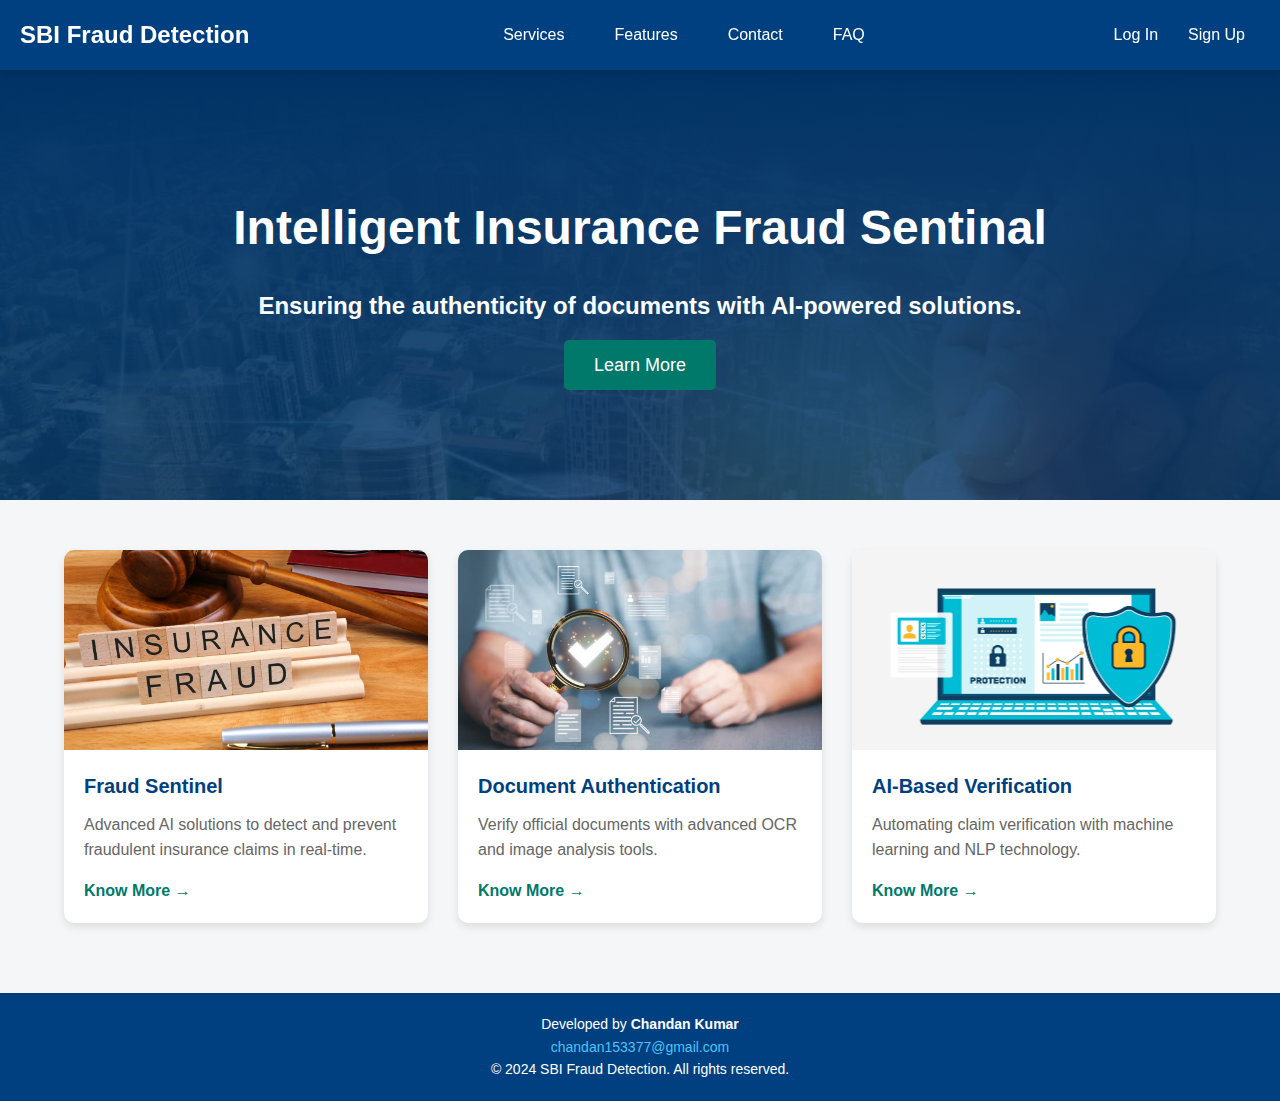
<file: scratch project 2/index.html>
<!DOCTYPE html>
<html lang="en">

<head>
    <meta charset="UTF-8">
    <meta name="viewport" content="width=device-width, initial-scale=1.0">
    <title>SBI Document Verification</title>
    <link rel="stylesheet" href="style.css">
</head>

<body>
    <!-- Navbar -->
    <header>
        <nav class="navbar">
            <a href="index.html" class="navbar-logo">SBI Fraud Detection</a>
            <ul class="navbar-nav">
                <li><a href="services.html">Services</a></li>
                <li><a href="features.html">Features</a></li>
                <li><a href="contact.html">Contact</a></li>
                <li><a href="faq.html">FAQ</a></li>
            </ul>
            <div class="navbar-nav">
                <a href="Login.html" id="login">Log In</a>
                <a href="Signup.html" id="signup">Sign Up</a>
            </div>
        </nav>
    </header>

    <!-- Hero Section -->
    <section class="hero">
        <h1>Intelligent Insurance Fraud Sentinal</h1>
        <h2>Ensuring the authenticity of documents with AI-powered solutions.</h2>
        <br>
        <a href="#content" class="cta-button">Learn More</a>
    </section>

    <!-- Content Section -->
    <main>
        <section class="content" id="content">
            <div class="card">
                <div class="card-image" style="background-image: url('insurance-fraud.jpg');"></div>
                <div class="card-content">
                    <h2>Fraud Sentinel</h2>
                    <p>Advanced AI solutions to detect and prevent fraudulent insurance claims in real-time.</p>
                    <a href="services.html">Know More →</a>
                </div>
            </div>

            <div class="card">
                <div class="card-image" style="background-image: url('Document Verification.jpg');"></div>
                <div class="card-content">
                    <h2>Document Authentication</h2>
                    <p>Verify official documents with advanced OCR and image analysis tools.</p>
                    <a href="services.html">Know More →</a>
                </div>
            </div>

            <div class="card">
                <div class="card-image" style="background-image: url('ai-verification.jpg');"></div>
                <div class="card-content">
                    <h2>AI-Based Verification</h2>
                    <p>Automating claim verification with machine learning and NLP technology.</p>
                    <a href="services.html">Know More →</a>
                </div>
            </div>
        </section>
    </main>

    <!-- Footer -->
    <footer>
        <p>Developed by <strong>Chandan Kumar</strong></p>
        <p><a href="mailto:chandan153377@gmail.com">chandan153377@gmail.com</a></p>
        <p>&copy; 2024 SBI Fraud Detection. All rights reserved.</p>
    </footer>
</body>

</html>
</file>
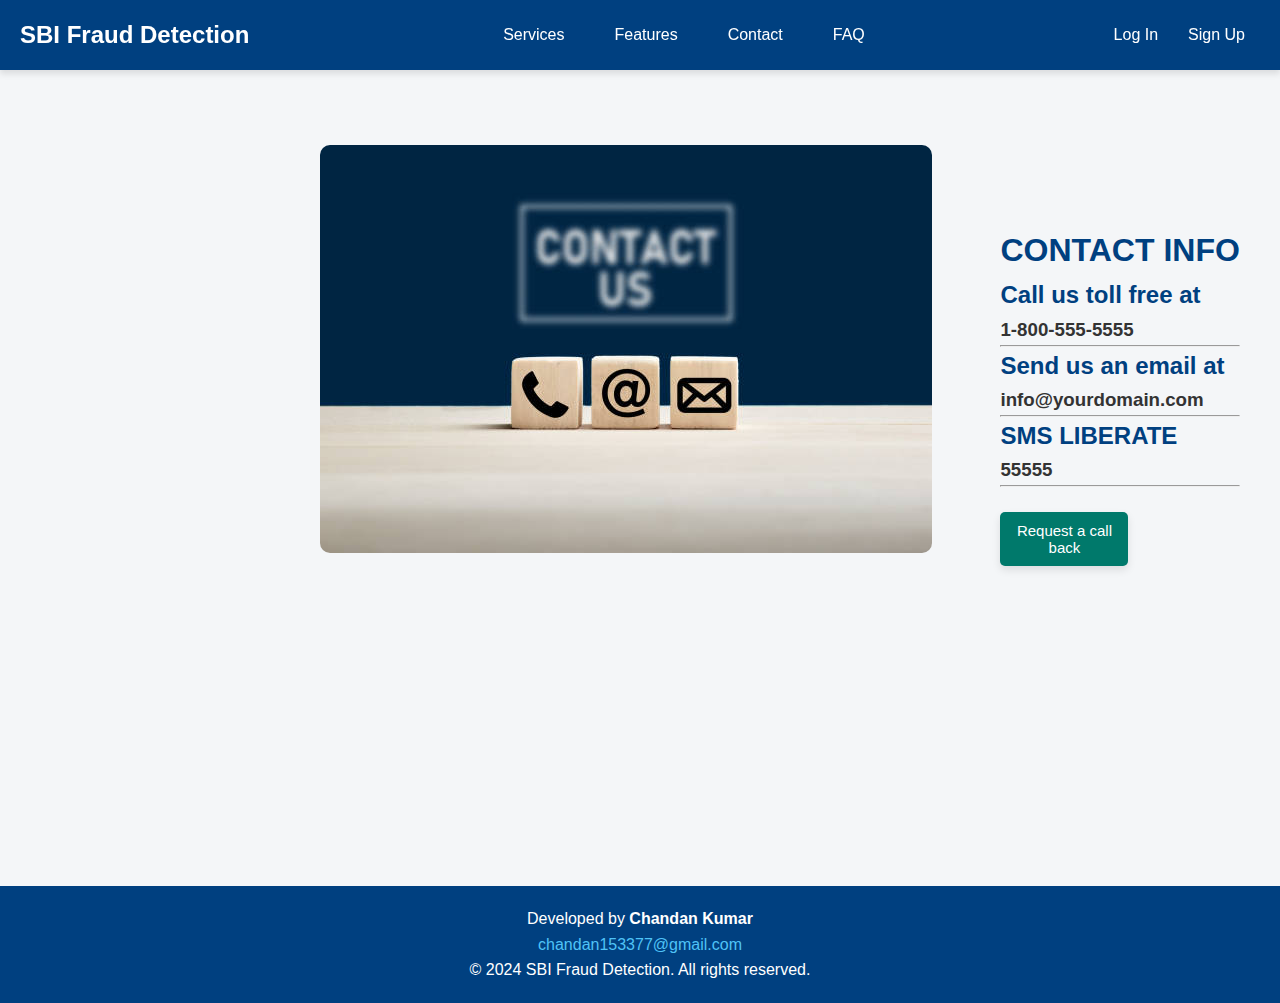
<file: scratch project 2/contact.html>
<!DOCTYPE html>
<html lang="en">
<head>
    <meta charset="UTF-8">
    <meta name="viewport" content="width=device-width, initial-scale=1.0">
    <title>Document</title>
    <link rel="stylesheet" href="contact.css">
</head>
<body>
    <header>
        <nav class="navbar">
            <a href="index.html" class="navbar-logo">SBI Fraud Detection</a>
            <ul class="navbar-nav">
                <li><a href="services.html">Services</a></li>
                <li><a href="features.html">Features</a></li>
                <li><a href="contact.html">Contact</a></li>
                <li><a href="faq.html">FAQ</a></li>
            </ul>
            <div class="navbar-nav">
                <a href="Login.html" id="login">Log In</a>
                <a href="Signup.html" id="signup">Sign Up</a>
            </div>
        </nav>
    </header>
    <main>

        <div class="image"><img src="contact.jpg" alt=""></div>
        <div class="details">
            <h1>CONTACT INFO</h1>
            <p>
            <h2>Call us toll free at </h2>
            <h3>1-800-555-5555</h3>
        </p>
        
        <hr>
            <p>
                <h2>Send us an email at</h2>
                <h3>info@yourdomain.com</h3>
            </p>
            
            <hr>
            <p>
                <h2>SMS LIBERATE</h2>
                <h3>55555</h3>
            </p>
            
            <hr>
            <button>Request a call back</button>
        </div>

    </main>
    <footer>
        <p>Developed by <strong>Chandan Kumar</strong></p>
        <p><a href="mailto:chandan153377@gmail.com">chandan153377@gmail.com</a></p>
        <p>&copy; 2024 SBI Fraud Detection. All rights reserved.</p>
    </footer>
</body>

</html>
</file>
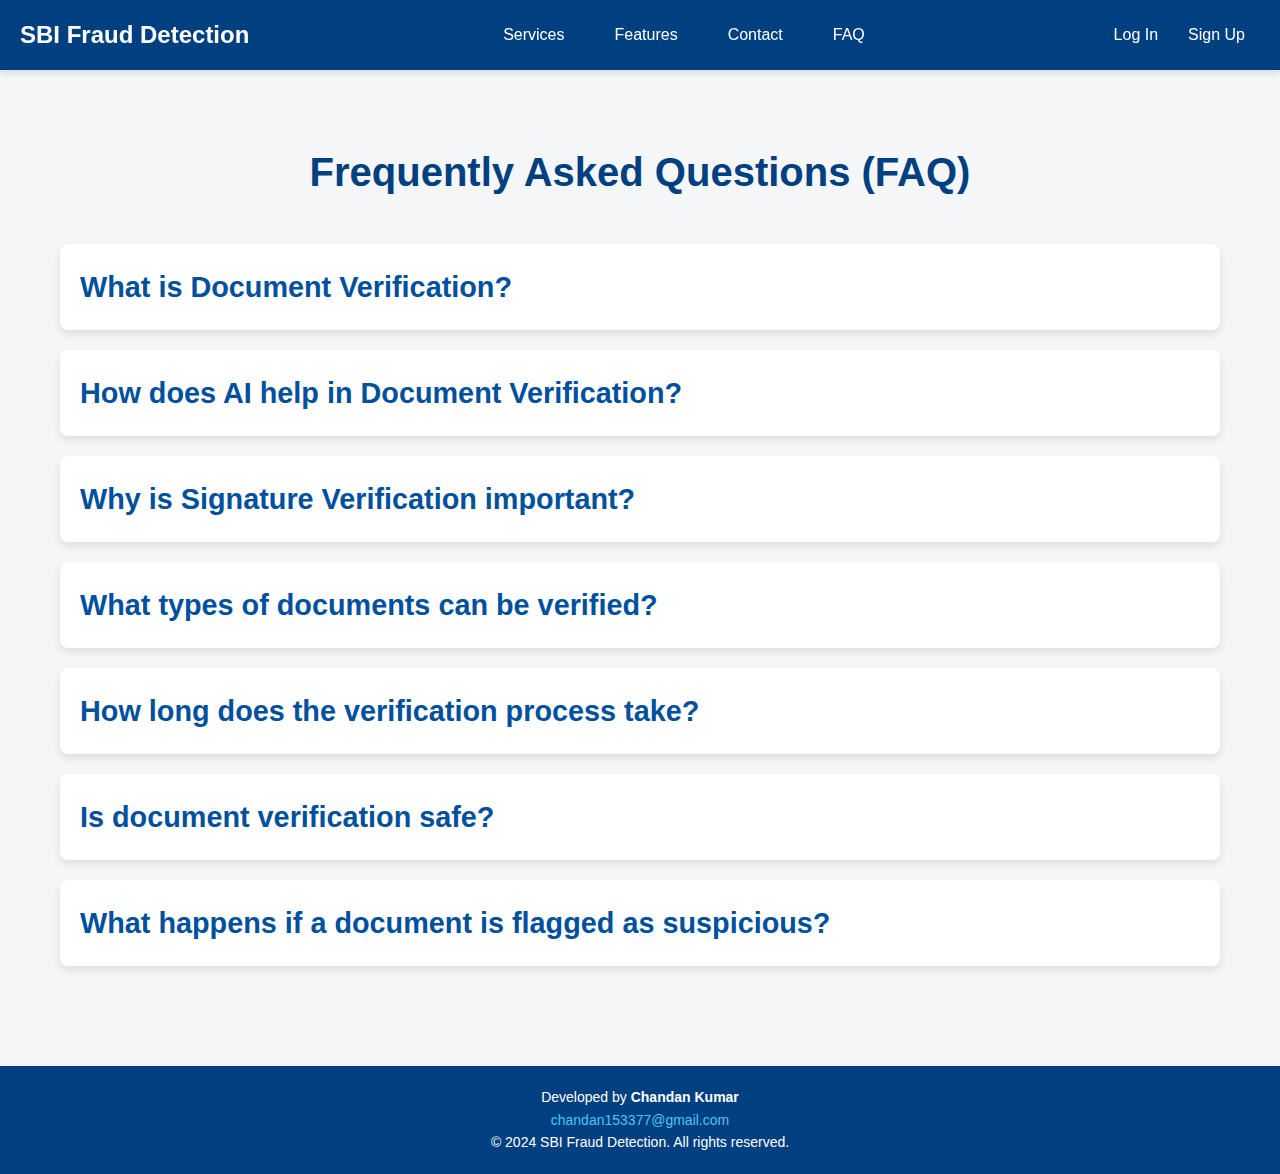
<file: scratch project 2/faq.html>
<!DOCTYPE html>
<html lang="en">

<head>
    <meta charset="UTF-8">
    <meta name="viewport" content="width=device-width, initial-scale=1.0">
    <title>FAQ - Document Verification</title>
    <link rel="stylesheet" href="faq.css">
    <script src="faq.js"></script>
</head>

<body>
    <header>
        <nav class="navbar">
            <a href="index.html" class="navbar-logo">SBI Fraud Detection</a>
            <ul class="navbar-nav">
                <li><a href="services.html">Services</a></li>
                <li><a href="features.html">Features</a></li>
                <li><a href="contact.html">Contact</a></li>
                <li><a href="faq.html">FAQ</a></li>
            </ul>
            <div class="navbar-nav">
                <a href="Login.html" id="login">Log In</a>
                <a href="Signup.html" id="signup">Sign Up</a>
            </div>
        </nav>
    </header>

    <main>
        <div class="content" id="content">
            <h1>Frequently Asked Questions (FAQ)</h1>
            <div class="faq-item">
                <h2>What is Document Verification?</h2>
                <p>Document verification is the process of confirming the authenticity of documents submitted by users.</p>
            </div>
            <div class="faq-item">
                <h2>How does AI help in Document Verification?</h2>
                <p>AI uses technologies like OCR for data extraction, fraud detection algorithms, and real-time feedback to ensure document authenticity.</p>
            </div>
            <div class="faq-item">
                <h2>Why is Signature Verification important?</h2>
                <p>Signature verification helps prevent fraud, ensures compliance with regulations, and builds trust between clients and service providers.</p>
            </div>
            <div class="faq-item">
                <h2>What types of documents can be verified?</h2>
                <p>Common documents include identity proofs, address proofs, policy documents, and claims-related paperwork.</p>
            </div>
            <div class="faq-item">
                <h2>How long does the verification process take?</h2>
                <p>The verification process can vary in time depending on the complexity of the documents and the systems in place, but AI can significantly speed it up.</p>
            </div>
            <div class="faq-item">
                <h2>Is document verification safe?</h2>
                <p>Yes, document verification uses advanced encryption methods to ensure data security, ensuring that sensitive information remains protected.</p>
            </div>
            <div class="faq-item">
                <h2>What happens if a document is flagged as suspicious?</h2>
                <p>If a document is flagged, it is sent for manual review to ensure its authenticity before approval or rejection.</p>
            </div>
        </div>
    </main>

    <footer>
        <p>Developed by <strong>Chandan Kumar</strong></p>
        <p><a href="mailto:chandan153377@gmail.com">chandan153377@gmail.com</a></p>
        <p>&copy; 2024 SBI Fraud Detection. All rights reserved.</p>
    </footer>

</body>

</html>
</file>
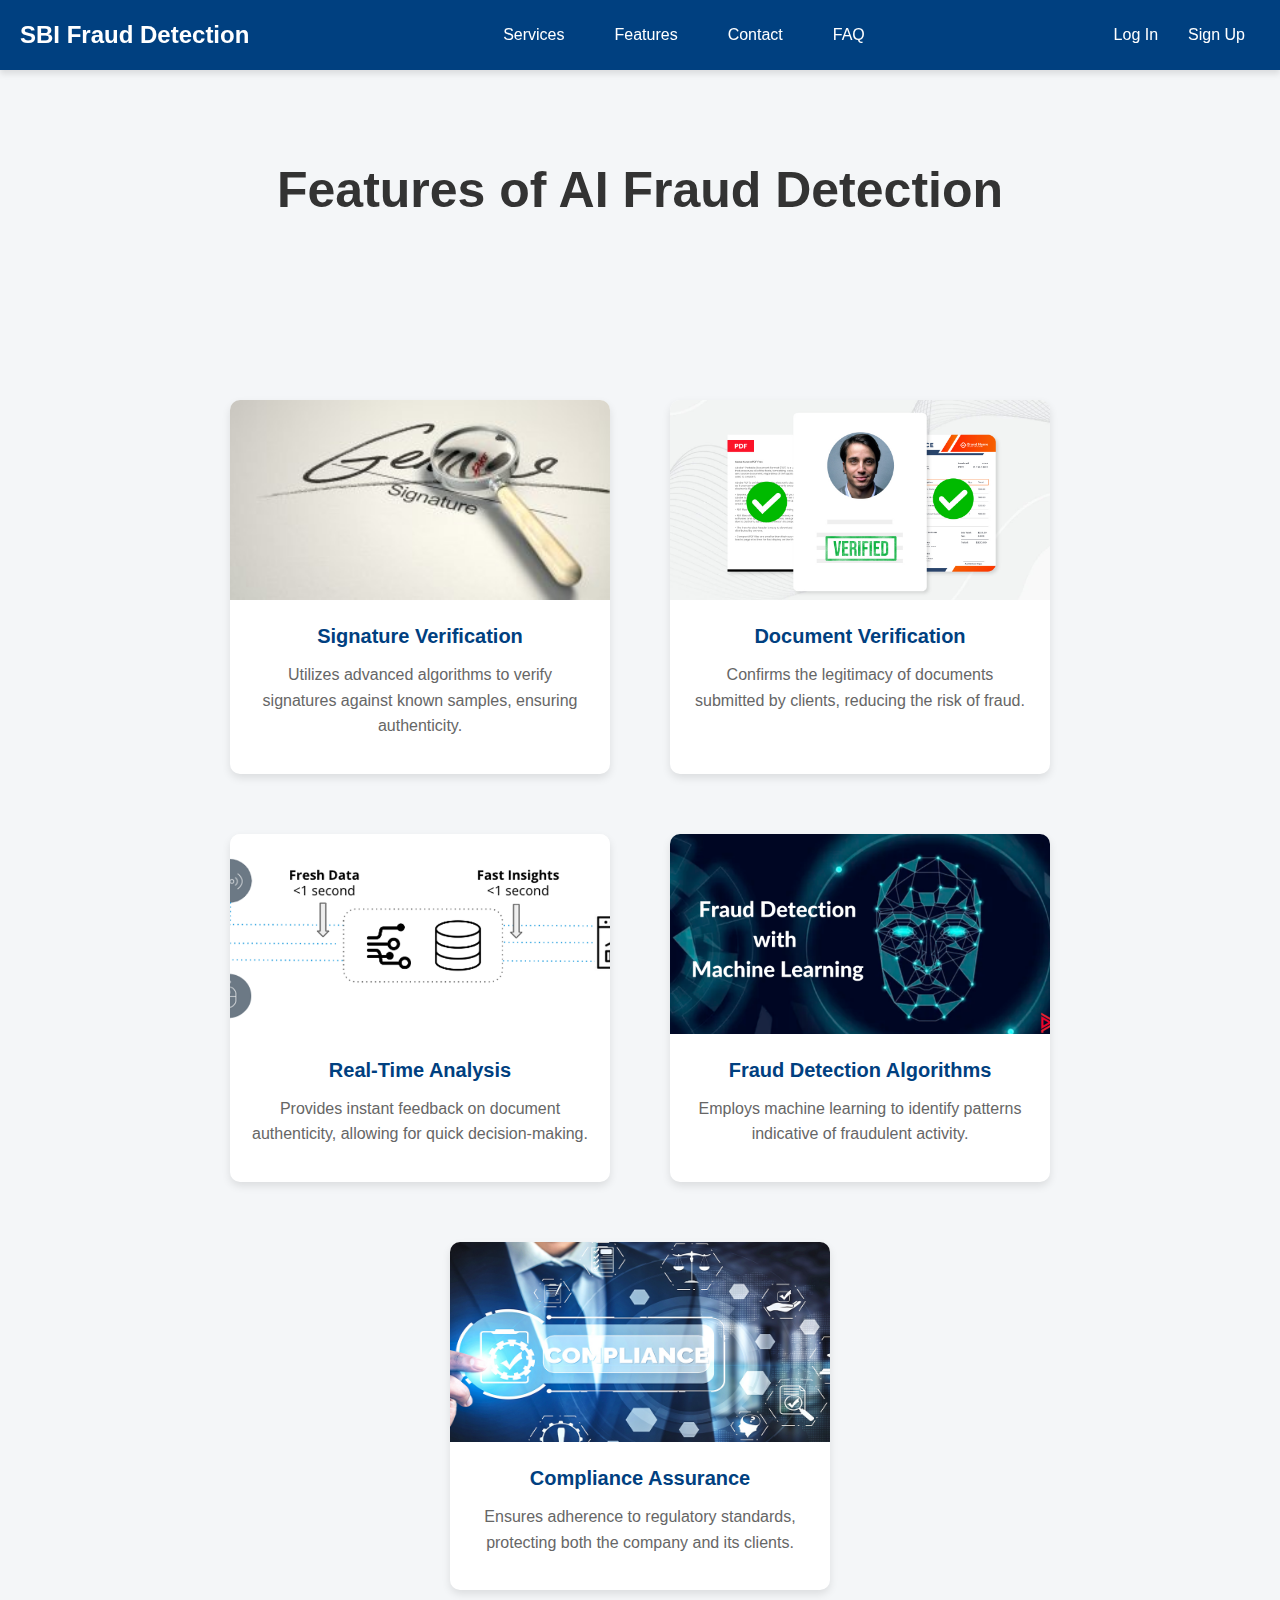
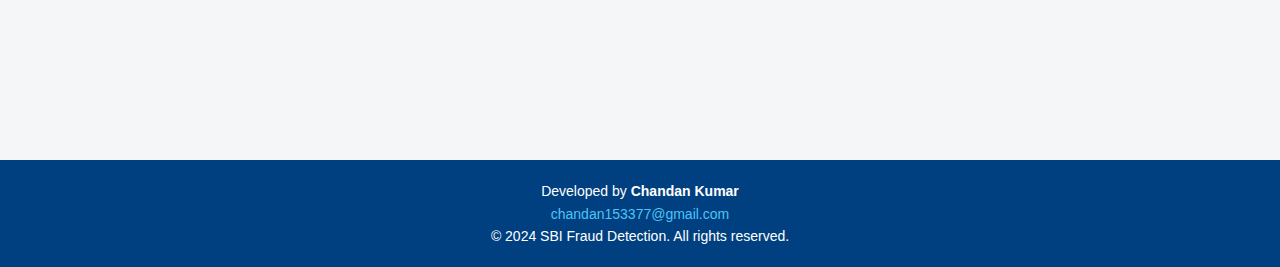
<file: scratch project 2/features.html>
<!DOCTYPE html>
<html lang="en">

<head>
    <meta charset="UTF-8">
    <meta name="viewport" content="width=device-width, initial-scale=1.0">
    <title>Features - AI Fraud Detection</title>
    <link rel="stylesheet" href="features.css">
</head>

<body>
    <header>
        <nav class="navbar">
            <a href="index.html" class="navbar-logo">SBI Fraud Detection</a>
            <ul class="navbar-nav">
                <li><a href="services.html">Services</a></li>
                <li><a href="features.html">Features</a></li>
                <li><a href="contact.html">Contact</a></li>
                <li><a href="faq.html">FAQ</a></li>
            </ul>
            <div class="navbar-nav">
                <a href="Login.html" id="login">Log In</a>
                <a href="Signup.html" id="signup">Sign Up</a>
            </div>
        </nav>
    </header>

    <main>
        <section class="features">
            <b><p id="heading">Features of AI Fraud Detection</p></b>
            <div class="card-container">
                <div class="card">
                    <div class="card-image" style="background-image: url('signature verification.jpg');"></div>
                    <div class="card-content">
                        <h2>Signature Verification</h2>
                        <p>Utilizes advanced algorithms to verify signatures against known samples, ensuring authenticity.</p>
                    </div>
                </div>
                <div class="card">
                    <div class="card-image" style="background-image: url('document verification (1).jpg');"></div>
                    <div class="card-content">
                        <h2>Document Verification</h2>
                        <p>Confirms the legitimacy of documents submitted by clients, reducing the risk of fraud.</p>
                    </div>
                </div>
                <div class="card">
                    <div class="card-image" style="background-image: url('real time analysis.png');"></div>
                    <div class="card-content">
                        <h2>Real-Time Analysis</h2>
                        <p>Provides instant feedback on document authenticity, allowing for quick decision-making.</p>
                    </div>
                </div>
                <div class="card">
                    <div class="card-image" style="background-image: url('fraud detection algorithm.png');"></div>
                    <div class="card-content">
                        <h2>Fraud Detection Algorithms</h2>
                        <p>Employs machine learning to identify patterns indicative of fraudulent activity.</p>
                    </div>
                </div>
                <div class="card">
                    <div class="card-image" style="background-image: url('compliance assurance.jpg');"></div>
                    <div class="card-content">
                        <h2>Compliance Assurance</h2>
                        <p>Ensures adherence to regulatory standards, protecting both the company and its clients.</p>
                    </div>
                </div>
            </div>
        </section>
    </main>

    <footer>
        <p>Developed by <strong>Chandan Kumar</strong></p>
        <p><a href="mailto:chandan153377@gmail.com">chandan153377@gmail.com</a></p>
        <p>&copy; 2024 SBI Fraud Detection. All rights reserved.</p>
    </footer>
</body>

</html>
</file>
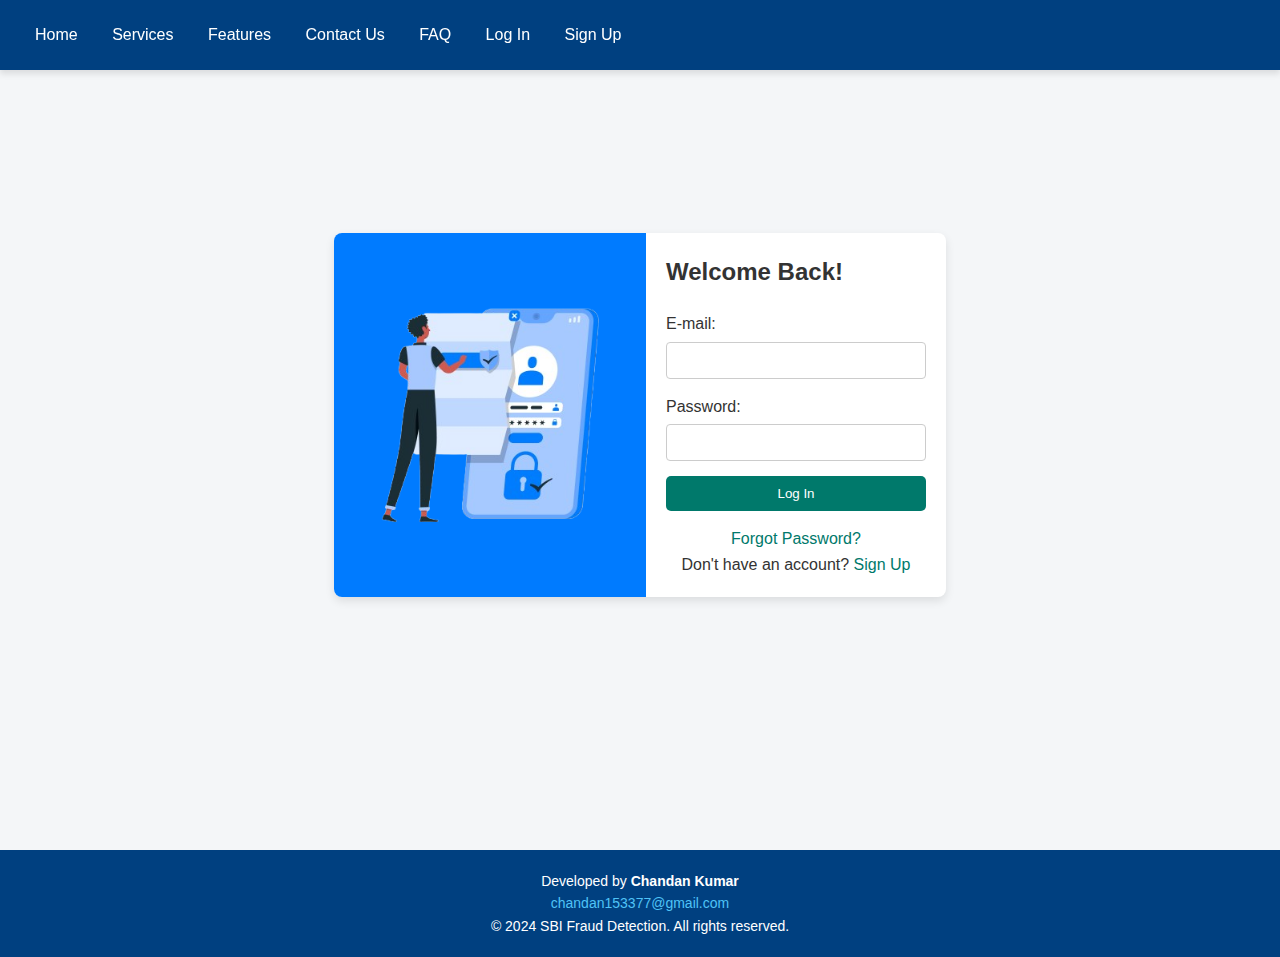
<file: scratch project 2/Login.html>
<!DOCTYPE html>
<html lang="en">

<head>
    <meta charset="UTF-8">
    <meta name="viewport" content="width=device-width, initial-scale=1.0">
    <title>Login Page</title>
    <link rel="stylesheet" href="login.css">
</head>

<body>
    <header>
        <nav class="navbar" aria-label="Main Navigation">
            <a href="index.html" id="home">Home</a>
            <a href="services.html">Services</a>
            <a href="features.html">Features</a>
            <a href="contact.html">Contact Us</a>
            <a href="faq.html">FAQ</a>
            <a href="Login.html" id="login">Log In</a>
            <a href="Signup.html" id="signup">Sign Up</a>
        </nav>
    </header>
    <main>
        <section class="container">
            <div class="login-container">
                <div class="image-section">
                    <img src="login.png" alt="Illustration representing login process" class="login-image">
                </div>
                <div class="form-section">
                    <h2>Welcome Back!</h2>
                    <form action="/submit-login" method="POST">
                        <div class="form-group">
                            <label for="username">E-mail:</label>
                            <input type="email" id="username" name="username" autocomplete="email" required>
                        </div>
                        <div class="form-group">
                            <label for="password">Password:</label>
                            <input type="password" id="password" name="password" autocomplete="current-password" required>
                        </div>
                        <div class="form-group">
                            <button type="submit">Log In</button>
                        </div>
                        <div class="form-footer">
                            <p><a href="#">Forgot Password?</a></p>
                            <p>Don't have an account? <a href="Signup.html">Sign Up</a></p>
                        </div>
                    </form>
                </div>
            </div>
        </section>
    </main>
    <footer>
        <p>Developed by <strong>Chandan Kumar</strong></p>
        <p><a href="mailto:chandan153377@gmail.com">chandan153377@gmail.com</a></p>
        <p>&copy; 2024 SBI Fraud Detection. All rights reserved.</p>
    </footer>
</body>

</html>
</file>
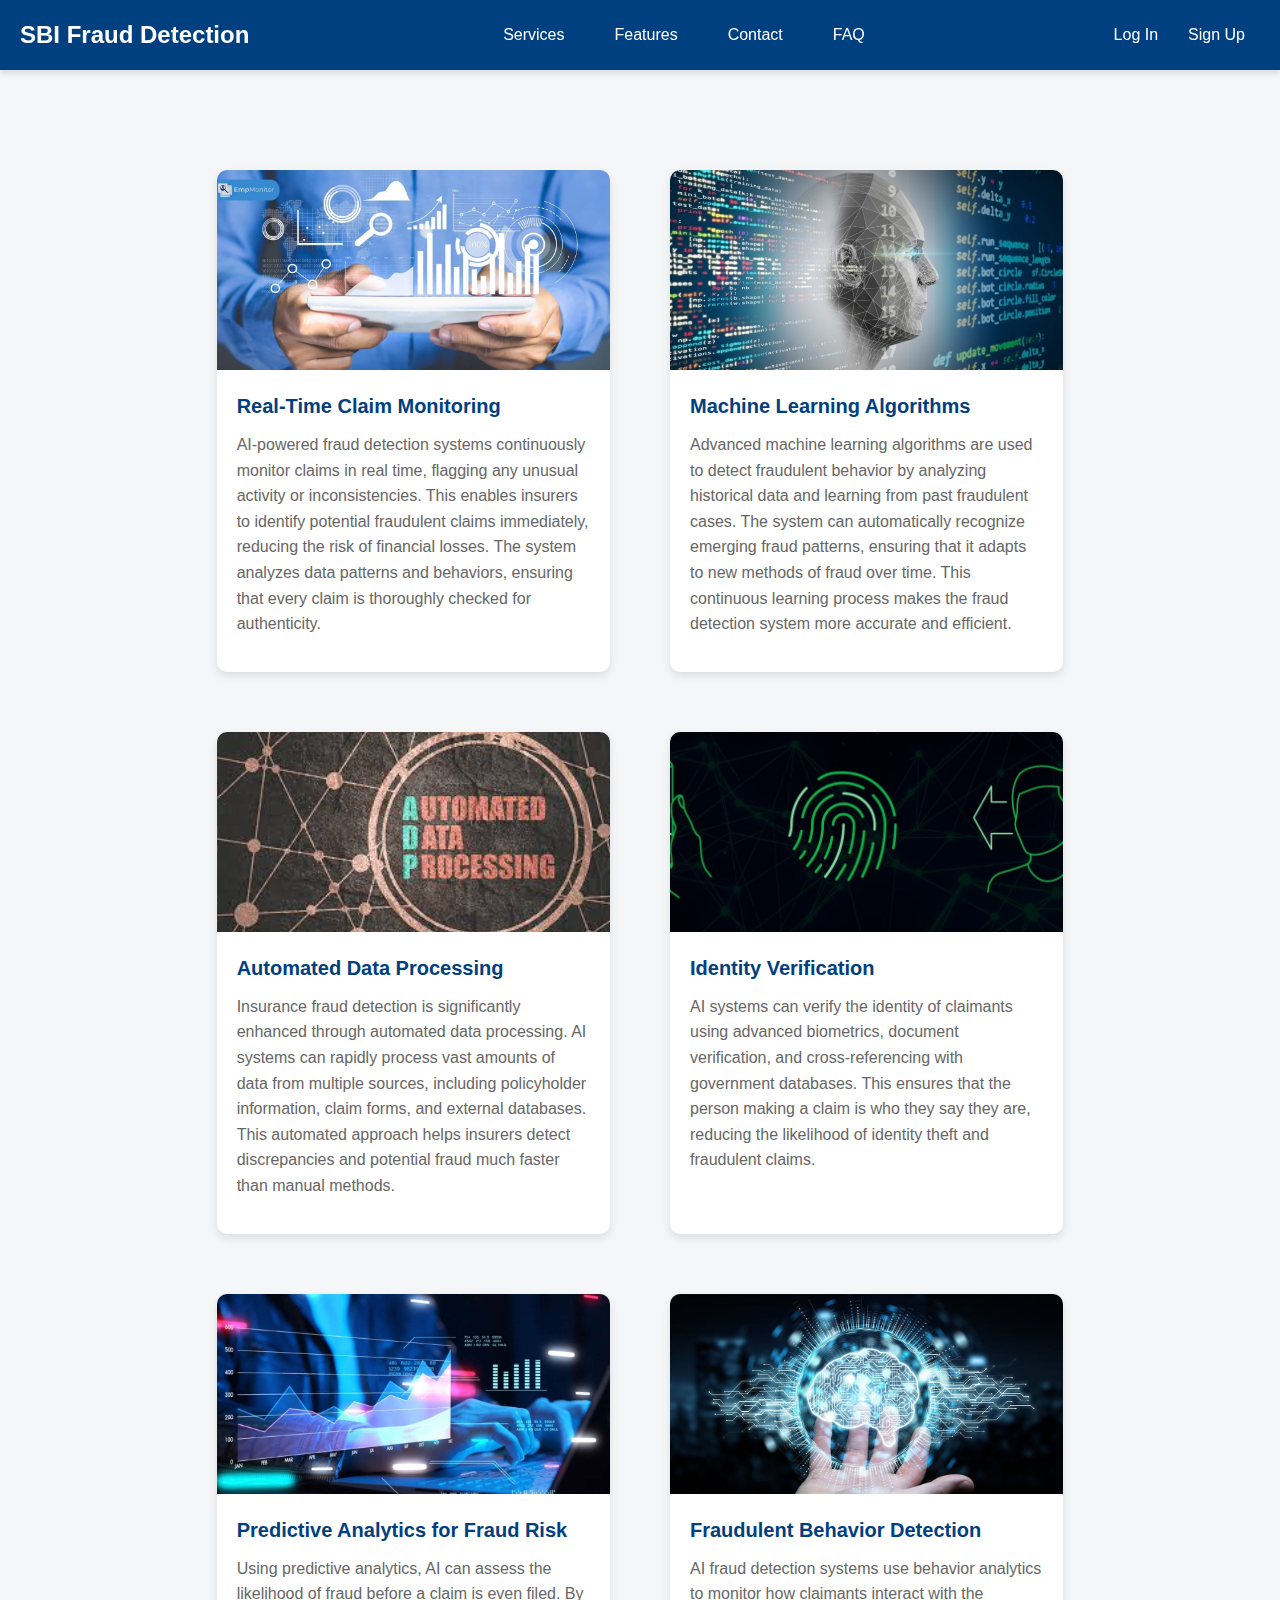
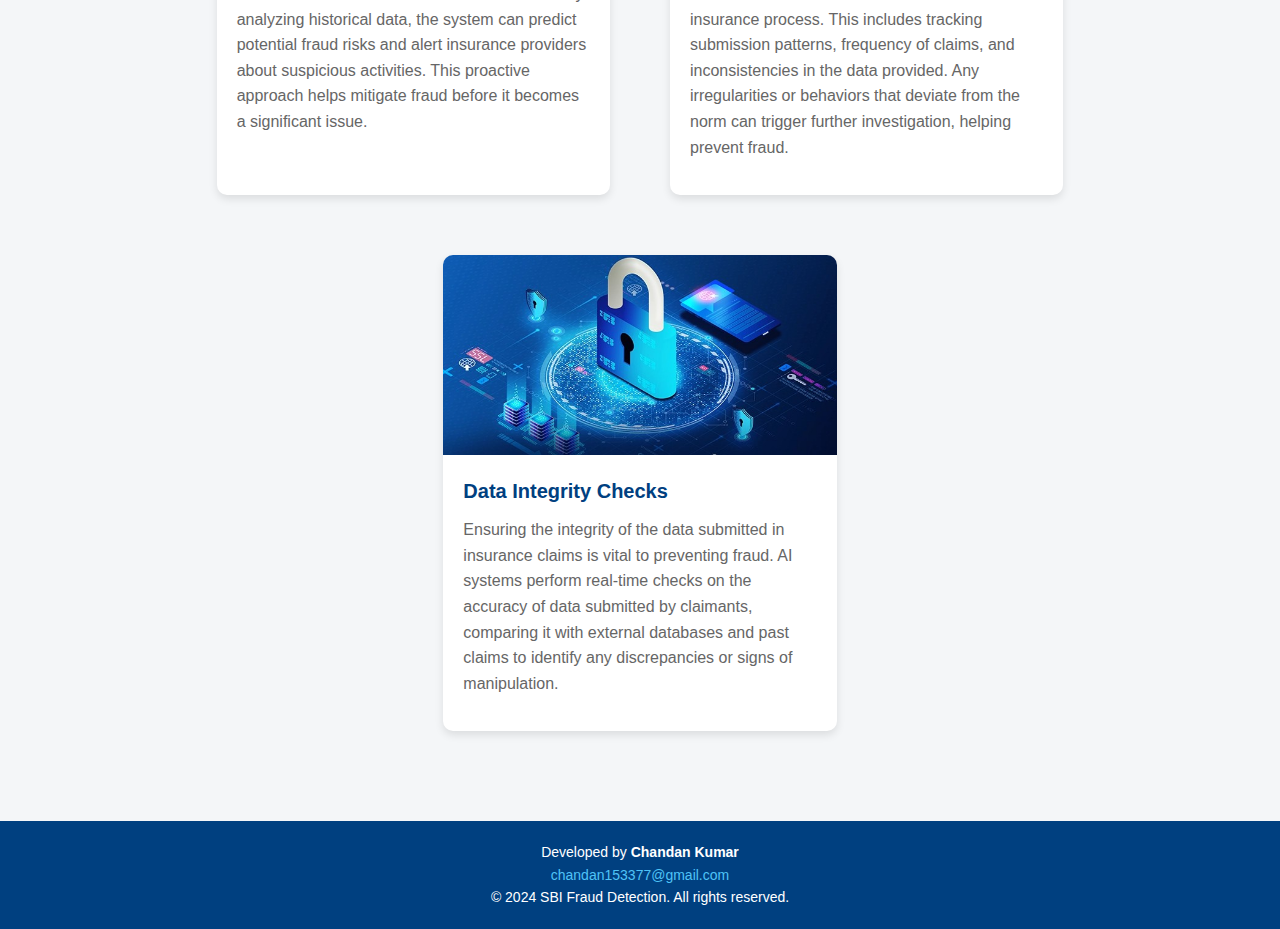
<file: scratch project 2/services.html>
<!DOCTYPE html>
<html lang="en">

<head>
    <meta charset="UTF-8">
    <meta name="viewport" content="width=device-width, initial-scale=1.0">
    <title>Services</title>
    <link rel="stylesheet" href="services.css">
</head>

<body>
    <header>
        <nav class="navbar">
            <a href="index.html" class="navbar-logo">SBI Fraud Detection</a>
            <ul class="navbar-nav">
                <li><a href="services.html">Services</a></li>
                <li><a href="features.html">Features</a></li>
                <li><a href="contact.html">Contact</a></li>
                <li><a href="faq.html">FAQ</a></li>
            </ul>
            <div class="navbar-nav">
                <a href="Login.html" id="login">Log In</a>
                <a href="Signup.html" id="signup">Sign Up</a>
            </div>
        </nav>
    </header>

    <main>
        <div class="services-container">
            <div class="service-card">
                <div class="service-image" style="background-image: url('real-time.jpg');"></div>
                <div class="service-content">
                    <h2>Real-Time Claim Monitoring</h2>
                    <p>AI-powered fraud detection systems continuously monitor claims in real time, flagging any unusual activity or inconsistencies. This enables insurers to identify potential fraudulent claims immediately, reducing the risk of financial losses. The system analyzes data patterns and behaviors, ensuring that every claim is thoroughly checked for authenticity.</p>
                </div>
            </div>

            <div class="service-card">
                <div class="service-image" style="background-image: url('machine learning.jpg');"></div>
                <div class="service-content">
                    <h2>Machine Learning Algorithms</h2>
                    <p>Advanced machine learning algorithms are used to detect fraudulent behavior by analyzing historical data and learning from past fraudulent cases. The system can automatically recognize emerging fraud patterns, ensuring that it adapts to new methods of fraud over time. This continuous learning process makes the fraud detection system more accurate and efficient.</p>
                </div>
            </div>

            <div class="service-card">
                <div class="service-image" style="background-image: url('Automated data processing.jpeg');"></div>
                <div class="service-content">
                    <h2>Automated Data Processing</h2>
                    <p>Insurance fraud detection is significantly enhanced through automated data processing. AI systems can rapidly process vast amounts of data from multiple sources, including policyholder information, claim forms, and external databases. This automated approach helps insurers detect discrepancies and potential fraud much faster than manual methods.</p>
                </div>
            </div>

            <div class="service-card">
                <div class="service-image" style="background-image: url('identity verification.jpeg');"></div>
                <div class="service-content">
                    <h2>Identity Verification</h2>
                    <p>AI systems can verify the identity of claimants using advanced biometrics, document verification, and cross-referencing with government databases. This ensures that the person making a claim is who they say they are, reducing the likelihood of identity theft and fraudulent claims.</p>
                </div>
            </div>

            <div class="service-card">
                <div class="service-image" style="background-image: url('predictive-analytics.jpg');"></div>
                <div class="service-content">
                    <h2>Predictive Analytics for Fraud Risk</h2>
                    <p>Using predictive analytics, AI can assess the likelihood of fraud before a claim is even filed. By analyzing historical data, the system can predict potential fraud risks and alert insurance providers about suspicious activities. This proactive approach helps mitigate fraud before it becomes a significant issue.</p>
                </div>
            </div>

            <div class="service-card">
                <div class="service-image" style="background-image: url('fraud-detection.jpg');"></div>
                <div class="service-content">
                    <h2>Fraudulent Behavior Detection</h2>
                    <p>AI fraud detection systems use behavior analytics to monitor how claimants interact with the insurance process. This includes tracking submission patterns, frequency of claims, and inconsistencies in the data provided. Any irregularities or behaviors that deviate from the norm can trigger further investigation, helping prevent fraud.</p>
                </div>
            </div>

            <div class="service-card">
                <div class="service-image" style="background-image: url('data integrity.jpg');"></div>
                <div class="service-content">
                    <h2>Data Integrity Checks</h2>
                    <p>Ensuring the integrity of the data submitted in insurance claims is vital to preventing fraud. AI systems perform real-time checks on the accuracy of data submitted by claimants, comparing it with external databases and past claims to identify any discrepancies or signs of manipulation.</p>
                </div>
            </div>
        </div>
    </main>

    <footer>
        <p>Developed by <strong>Chandan Kumar</strong></p>
        <p><a href="mailto:chandan153377@gmail.com">chandan153377@gmail.com</a></p>
        <p>&copy; 2024 SBI Fraud Detection. All rights reserved.</p>
    </footer>
</body>

</html>
</file>
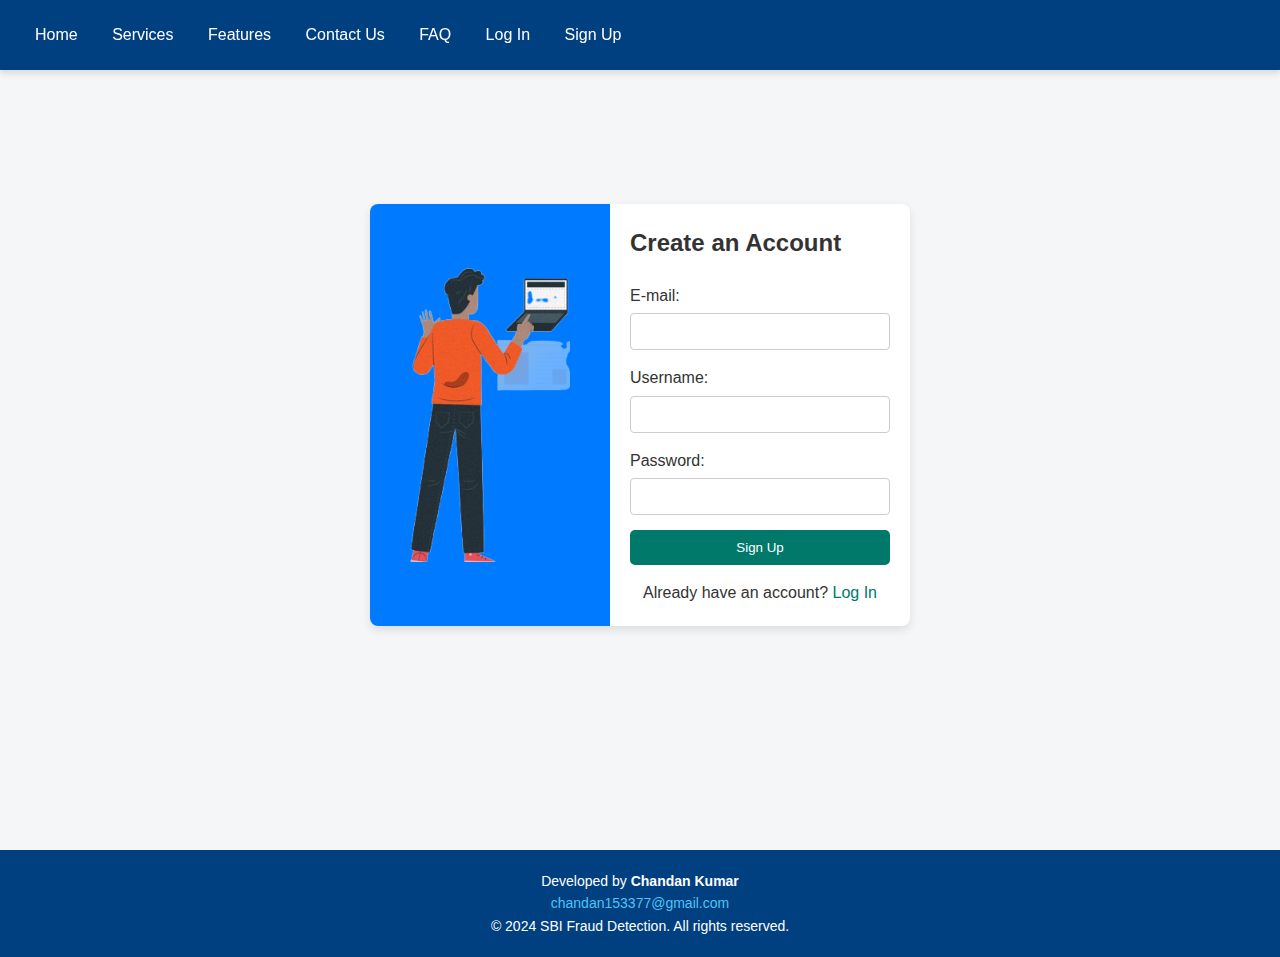
<file: scratch project 2/Signup.html>
<!DOCTYPE html>
<html lang="en">

<head>
    <meta charset="UTF-8">
    <meta name="viewport" content="width=device-width, initial-scale=1.0">
    <title>Login Page</title>
    <link rel="stylesheet" href="signup.css">


</head>

<body>
    <header>
        <div class="navbar">
            <a href="index.html" id="home">Home</a>
            <a href="services.html">Services</a>
            <a href="features.html">Features</a>
            <a href="contact.html">Contact Us</a>
            <a href="faq.html">FAQ</a>
            <a href="Login.html" id="login">Log In</a>
            <a href="Signup.html" id="signup">Sign Up</a>
        </div>
    </header>
    <main>
        <section class="container">
            <div class="login-container">
                <div class="image-section">
                    <img src="signup.png" alt="Illustration representing sign up process" class="login-image">
                </div>
                <div class="form-section">
                    <h2>Create an Account</h2>
                    <form action="/submit-signup" method="POST">
                        <div class="form-group">
                            <label for="email">E-mail:</label>
                            <input type="email" id="email" name="email" autocomplete="email" required>
                        </div>
                        <div class="form-group">
                            <label for="username">Username:</label>
                            <input type="text" id="username" name="username" required>
                        </div>
                        <div class="form-group">
                            <label for="password">Password:</label>
                            <input type="password" id="password" name="password" autocomplete="new-password" required>
                        </div>
                        <div class="form-group">
                            <button type="submit">Sign Up</button>
                        </div>
                        <div class="form-footer">
                            <p>Already have an account? <a href="Login.html">Log In</a></p>
                        </div>
                    </form>
                </div>
            </div>
        </section>
    </main>
    
    <footer>
        <p>Developed by <strong>Chandan Kumar</strong></p>
        <p><a href="mailto:chandan153377@gmail.com">chandan153377@gmail.com</a></p>
        <p>&copy; 2024 SBI Fraud Detection. All rights reserved.</p>
    </footer>
</body>

</html>
</file>
<file: scratch project 2/contact.css>
* {
    margin: 0;
    padding: 0;
    box-sizing: border-box;
}

body {
    font-family: 'Roboto', sans-serif;
    background-color: #f4f6f8;
    color: #333;
    line-height: 1.6;
    scroll-behavior: smooth;
}

/* Navbar Styles */
.navbar {
    background-color: #004080;
    position: fixed;
    top: 0;
    width: 100%;
    height: 70px;
    display: flex;
    justify-content: space-between;
    align-items: center;
    padding: 0 20px;
    box-shadow: 0 4px 6px rgba(0, 0, 0, 0.1);
    z-index: 1000;
}

.navbar-logo {
    color: #fff;
    font-size: 24px;
    font-weight: bold;
    text-decoration: none;
}

.navbar-nav {
    display: flex;
    list-style: none;
}

.navbar-nav li {
    margin-left: 20px;
}

.navbar-nav a {
    color: #fff;
    text-decoration: none;
    font-size: 16px;
    padding: 10px 15px;
    border-radius: 5px;
    transition: background-color 0.3s;
}

.navbar-nav a:hover {
    background-color: #00509e;
}

#login,
#signup {
    color: #fff;
    text-decoration: none;
    font-size: 16px;
    padding: 10px 15px;
    border-radius: 5px;
    transition: background-color 0.3s;
}

#login:hover,
#signup:hover {
    background-color: #00509e;
}
    
h1, h2 {
    color: #004080;
}
    
button {
    background-color: #00796b;
    border: none;
    height: 6vh;
    width: 10vw;
    color: white;
    font-size: 15px;
    box-shadow: 0 4px 8px rgba(0, 0, 0, 0.1);
    border-radius: 5px;
    margin-top: 25px;
    transition: background-color 0.3s, transform 0.3s;
}
    
button:hover {
    background-color: #004d40;
    transform: scale(1.05);
}
    
button:active {
    transform: scale(0.95);
}
    
    /* Images */
.image {
    margin-left: 25vw;
    margin-right: 5vw;
    display: inline-block;
}
    
img {
    border-radius: 10px;
}
    
.details {
    margin-top: 25vh;
    display: inline-block;
    margin-bottom: 30vh;
}
    
    /* Footer */
footer {
    background-color: #004080;
    color: white;
    width: 100%;
    text-align: center;
    padding: 20px;
    margin-top: 50px;
}
    
footer a {
    color: #4fc3f7;
    text-decoration: none;
}
    
footer a:hover {
    text-decoration: underline;
}
</file>
<file: scratch project 2/services.css>
* {
    margin: 0;
    padding: 0;
    box-sizing: border-box;
}

body {
    font-family: 'Roboto', sans-serif;
    background-color: #f4f6f8;
    color: #333;
    line-height: 1.6;
    scroll-behavior: smooth;
}
/* Navbar Styles */
.navbar {
    background-color: #004080;
    position: fixed;
    top: 0;
    width: 100%;
    height: 70px;
    display: flex;
    justify-content: space-between;
    align-items: center;
    padding: 0 20px;
    box-shadow: 0 4px 6px rgba(0, 0, 0, 0.1);
    z-index: 1000;
}

.navbar-logo {
    color: #fff;
    font-size: 24px;
    font-weight: bold;
    text-decoration: none;
}

.navbar-nav {
    display: flex;
    list-style: none;
}

.navbar-nav li {
    margin-left: 20px;
}

.navbar-nav a {
    color: #fff;
    text-decoration: none;
    font-size: 16px;
    padding: 10px 15px;
    border-radius: 5px;
    transition: background-color 0.3s;
}

.navbar-nav a:hover {
    background-color: #00509e;
}

#login,
#signup {
    color: #fff;
    text-decoration: none;
    font-size: 16px;
    padding: 10px 15px;
    border-radius: 5px;
    transition: background-color 0.3s;
}

#login:hover,
#signup:hover {
    background-color: #00509e;
}

.services-container {
    display: flex;
    flex-wrap: wrap;
    justify-content: center;
    padding: 40px 20px;
    margin-top: 100px;
}

.service-card {
    background-color: #fff;
    border-radius: 10px;
    box-shadow: 0 4px 8px rgba(0, 0, 0, 0.1);
    width: calc(33.333% - 20px);
    overflow: hidden;
    transition: transform 0.3s, box-shadow 0.3s;
    margin-top: 30px;
    margin-bottom: 30px;
    margin-left: 30px;
    margin-right: 30px;
}

.service-card:hover {
    transform: translateY(-10px);
    box-shadow: 0 8px 16px rgba(0, 0, 0, 0.2);
}

.service-image {
    height: 200px;
    background-size: cover;
    background-position: center;
}

.service-content {
    padding: 20px;
}

.service-content h2 {
    font-size: 20px;
    color: #004080;
    margin-bottom: 10px;
}

.service-content p {
    font-size: 16px;
    color: #666;
    margin-bottom: 15px;
}

.service-content a {
    text-decoration: none;
    color: #00796b;
    font-weight: bold;
    transition: color 0.3s;
}

.service-content a:hover {
    color: #004d40;
}

footer {
    background-color: #004080;
    color: white;
    text-align: center;
    padding: 20px;
    font-size: 14px;
    margin-top: 20px;
}

footer a {
    color: #4fc3f7;
    text-decoration: none;
}

footer a:hover {
    text-decoration: underline;
}
</file>
<file: scratch project 2/style.css>
/* Base Reset */
* {
    margin: 0;
    padding: 0;
    box-sizing: border-box;
}

body {
    font-family: 'Roboto', sans-serif;
    background-color: #f4f6f8;
    color: #333;
    line-height: 1.6;
    scroll-behavior: smooth;
}

/* Navbar Styles */
.navbar {
    background-color: #004080;
    position: fixed;
    top: 0;
    width: 100%;
    height: 70px;
    display: flex;
    justify-content: space-between;
    align-items: center;
    padding: 0 20px;
    box-shadow: 0 4px 6px rgba(0, 0, 0, 0.1);
    z-index: 1000;
}

.navbar-logo {
    color: #fff;
    font-size: 24px;
    font-weight: bold;
    text-decoration: none;
}

.navbar-nav {
    display: flex;
    list-style: none;
}

.navbar-nav li {
    margin-left: 20px;
}

.navbar-nav a {
    color: #fff;
    text-decoration: none;
    font-size: 16px;
    padding: 10px 15px;
    border-radius: 5px;
    transition: background-color 0.3s;
}

.navbar-nav a:hover {
    background-color: #00509e;
}

#login,
#signup {
    color: #fff;
    text-decoration: none;
    font-size: 16px;
    padding: 10px 15px;
    border-radius: 5px;
    transition: background-color 0.3s;
}

#login:hover,
#signup:hover {
    background-color: #00509e;
}

/* Hero Section */
.hero {
    background: linear-gradient(to bottom, #003366, rgba(0, 51, 102, 0.8)), url('Banking Background.jpg') center/cover no-repeat;
    color: white;
    text-align: center;
    padding: 120px 20px;
    margin-top: 70px;
}

.hero h1 {
    font-size: 48px;
    margin-bottom: 20px;
    font-weight: 700;
}

.hero p {
    font-size: 18px;
    margin-bottom: 30px;
    line-height: 1.8;
}

.cta-button {
    background-color: #00796b;
    color: white;
    padding: 15px 30px;
    border-radius: 5px;
    text-decoration: none;
    font-size: 18px;
    transition: background-color 0.3s, transform 0.3s;
}

.cta-button:hover {
    background-color: #004d40;
    transform: scale(1.05);
}

/* Content Section */
.content {
    display: flex;
    flex-wrap: wrap;
    justify-content: space-between;
    padding: 50px 5%;
    gap: 20px;
}

.card {
    background-color: #fff;
    border-radius: 10px;
    box-shadow: 0 4px 8px rgba(0, 0, 0, 0.1);
    width: calc(33.333% - 20px);
    overflow: hidden;
    transition: transform 0.3s, box-shadow 0.3s;
}

.card:hover {
    transform: translateY(-10px);
    box-shadow: 0 8px 16px rgba(0, 0, 0, 0.2);
}

.card-image {
    height: 200px;
    background-size: cover;
    background-position: center;
}

.card-content {
    padding: 20px;
}

.card-content h2 {
    font-size: 20px;
    color: #004080;
    margin-bottom: 10px;
}

.card-content p {
    font-size: 16px;
    color: #666;
    margin-bottom: 15px;
}

.card-content a {
    text-decoration: none;
    color: #00796b;
    font-weight: bold;
    transition: color 0.3s;
}

.card-content a:hover {
    color: #004d40;
}

/* Footer */
footer {
    background-color: #004080;
    color: white;
    text-align: center;
    padding: 20px;
    font-size: 14px;
    margin-top: 20px;
}

footer a {
    color: #4fc3f7;
    text-decoration: none;
}

footer a:hover {
    text-decoration: underline;
}
</file>
<file: scratch project 2/faq.css>
/* Base Reset */
* {
    margin: 0;
    padding: 0;
    box-sizing: border-box;
}

/* Body Styles */
body {
    font-family: 'Roboto', sans-serif;
    background-color: #f4f6f8;
    color: #333;
    line-height: 1.6;
    scroll-behavior: smooth;
}

/* Navbar Styles */
.navbar {
    background-color: #004080;
    position: fixed;
    top: 0;
    width: 100%;
    height: 70px;
    display: flex;
    justify-content: space-between;
    align-items: center;
    padding: 0 20px;
    box-shadow: 0 4px 6px rgba(0, 0, 0, 0.1);
    z-index: 1000;
}

.navbar-logo {
    color: #fff;
    font-size: 24px;
    font-weight: bold;
    text-decoration: none;
}

.navbar-nav {
    display: flex;
    list-style: none;
}

.navbar-nav li {
    margin-left: 20px;
}

.navbar-nav a {
    color: #fff;
    text-decoration: none;
    font-size: 16px;
    padding: 10px 15px;
    border-radius: 5px;
    transition: background-color 0.3s;
}

.navbar-nav a:hover {
    background-color: #00509e;
}

#login,
#signup {
    color: #fff;
    text-decoration: none;
    font-size: 16px;
    padding: 10px 15px;
    border-radius: 5px;
    transition: background-color 0.3s;
}

#login:hover,
#signup:hover {
    background-color: #00509e;
}

/* Main Section Styles */
main {
    margin-top: 80px;
    padding: 40px 20px;
}

/* Content Section */
.content {
    max-width: 1200px;
    margin: 0 auto;
    padding: 20px;
}

/* Heading Styles */
h1 {
    font-size: 2.5rem;
    color: #004080;
    margin-bottom: 40px;
    text-align: center;
}

/* FAQ Item Styles */
.faq-item {
    background-color: white;
    border-radius: 8px;
    box-shadow: 0 4px 8px rgba(0, 0, 0, 0.1);
    margin-bottom: 20px;
    padding: 20px;
    transition: transform 0.3s, box-shadow 0.3s;
}

.faq-item:hover {
    transform: translateY(-5px);
    box-shadow: 0 8px 16px rgba(0, 0, 0, 0.2);
}

.faq-item h2 {
    font-size: 1.8rem;
    color: #00509e;
    cursor: pointer;
    margin: 0;
}

.faq-item p {
    font-size: 1rem;
    color: #555;
    display: none;
    margin-top: 15px;
}

.faq-item.active p {
    display: block;
}

/* Footer Styles */
footer {
    background-color: #004080;
    color: white;
    text-align: center;
    padding: 20px;
    font-size: 14px;
    margin-top: 20px;
}

footer a {
    color: #4fc3f7;
    text-decoration: none;
}

footer a:hover {
    text-decoration: underline;
}
</file>
<file: scratch project 2/features.css>
/* Base Reset */
* {
    margin: 0;
    padding: 0;
    box-sizing: border-box;
}

body {
    font-family: 'Roboto', sans-serif;
    background-color: #f4f6f8;
    color: #333;
    line-height: 1.6;
    scroll-behavior: smooth;
}

/* Navbar Styles */
.navbar {
    background-color: #004080;
    position: fixed;
    top: 0;
    width: 100%;
    height: 70px;
    display: flex;
    justify-content: space-between;
    align-items: center;
    padding: 0 20px;
    box-shadow: 0 4px 6px rgba(0, 0, 0, 0.1);
    z-index: 1000;
}

.navbar-logo {
    color: #fff;
    font-size: 24px;
    font-weight: bold;
    text-decoration: none;
}

.navbar-nav {
    display: flex;
    list-style: none;
}

.navbar-nav li {
    margin-left: 20px;
}

.navbar-nav a {
    color: #fff;
    text-decoration: none;
    font-size: 16px;
    padding: 10px 15px;
    border-radius: 5px;
    transition: background-color 0.3s;
}

.navbar-nav a:hover {
    background-color: #00509e;
}

#login,
#signup {
    color: #fff;
    text-decoration: none;
    font-size: 16px;
    padding: 10px 15px;
    border-radius: 5px;
    transition: background-color 0.3s;
}

#login:hover,
#signup:hover {
    background-color: #00509e;
}

#heading{
    font-size: 50px;
}

.features {
    margin-top: 100px;
    margin-bottom: 50px;
    padding: 50px 20px;
    text-align: center;
}

.card-container {
    display: flex;
    flex-wrap: wrap;
    justify-content: center;
    padding: 40px 20px;
    margin-top: 100px;
}

.card {
    background-color: #fff;
    border-radius: 10px;
    box-shadow: 0 4px 8px rgba(0, 0, 0, 0.1);
    width: calc(33.333% - 20px);
    overflow: hidden;
    transition: transform 0.3s, box-shadow 0.3s;
    margin-top: 30px;
    margin-bottom: 30px;
    margin-left: 30px;
    margin-right: 30px;
}

.card:hover {
    transform: translateY(-10px);
    box-shadow: 0 8px 16px rgba(0, 0, 0, 0.2);
}

.card-image {
    height: 200px;
    background-size: cover;
    background-position: center;
}

.card-content {
    padding: 20px;
}

.card-content h2 {
    font-size: 20px;
    color: #004080;
    margin-bottom: 10px;
}

.card-content p {
    font-size: 16px;
    color: #666;
    margin-bottom: 15px;
}

.card-content a {
    text-decoration: none;
    color: #00796b;
    font-weight: bold;
    transition: color 0.3s;
}

.card-content a:hover {
    color: #004d40;
}

footer {
    background-color: #004080;
    color: white;
    text-align: center;
    padding: 20px;
    font-size: 14px;
    margin-top: 20px;
}

footer a {
    color: #4fc3f7;
    text-decoration: none;
}

footer a:hover {
    text-decoration: underline;
}
</file>
<file: scratch project 2/login.css>
/* Base Reset */
* {
    margin: 0;
    padding: 0;
    box-sizing: border-box;
}

body {
    font-family: 'Roboto', sans-serif;
    background-color: #f4f6f8;
    color: #333;
    line-height: 1.6;
    scroll-behavior: smooth;
}

/* Navbar Styles */
header {
    background-color: #004080;
    position: fixed;
    top: 0;
    width: 100%;
    height: 70px;
    display: flex;
    justify-content: space-between;
    align-items: center;
    padding: 0 20px;
    box-shadow: 0 4px 6px rgba(0, 0, 0, 0.1);
    z-index: 1000;
}

.navbar a {
    color: #fff;
    text-decoration: none;
    font-size: 16px;
    padding: 10px 15px;
    border-radius: 5px;
    transition: background-color 0.3s;
}

.navbar a:hover {
    background-color: #00509e;
}

/* Main Container */
.container {
    display: flex;
    justify-content: center;
    align-items: center;
    height: calc(100vh - 70px);
    padding: 20px;
}

/* Login Container */
.login-container {
    display: flex;
    background: white;
    border-radius: 8px;
    box-shadow: 0 4px 10px rgba(0, 0, 0, 0.1);
    overflow: hidden;
}

.image-section {
    background-color: #007BFF;
    color: white;
    padding: 20px;
    display: flex;
    justify-content: center;
    align-items: center;
}

.image-section img {
    max-width: 80%;
    height: auto;
}

.form-section {
    padding: 20px;
    width: 300px;
}

h2 {
    margin-bottom: 20px;
    color: #333;
}

.form-group {
    margin-bottom: 15px;
}

label {
    display: block;
    margin-bottom: 5px;
}

input[type="email"],
input[type="password"] {
    width: 100%;
    padding: 10px;
    border: 1px solid #ccc;
    border-radius: 4px;
    transition: border-color 0.3s;
}

input[type="email"]:focus,
input[type="password"]:focus {
    border-color: #007BFF;
    outline: none;
}

button {
    width: 100%;
    padding: 10px;
    background-color: #00796b;
    color: white;
    border: none;
    border-radius: 5px;
    cursor: pointer;
    transition: background-color 0.3s;
}

button:hover {
    background-color: #004d40;
}

/* Form Footer */
.form-footer {
    margin-top: 15px;
    text-align: center;
}

.form-footer a {
    color: #00796b;
    text-decoration: none;
    transition: color 0.3s;
}

.form-footer a:hover {
    color: #004d40;
}

/* Footer */
footer {
    background-color: #004080;
    color: white;
    text-align: center;
    padding: 20px;
    font-size: 14px;
    margin-top: 20px;
}

footer a {
    color: #4fc3f7;
    text-decoration: none;
}

footer a:hover {
    text-decoration: underline;
}
</file>
<file: scratch project 2/signup.css>
/* Base Reset */
* {
    margin: 0;
    padding: 0;
    box-sizing: border-box;
}

body {
    font-family: 'Roboto', sans-serif;
    background-color: #f4f6f8;
    color: #333;
    line-height: 1.6;
    scroll-behavior: smooth;
}

/* Navbar Styles */
header {
    background-color: #004080;
    position: fixed;
    top: 0;
    width: 100%;
    height: 70px;
    display: flex;
    justify-content: space-between;
    align-items: center;
    padding: 0 20px;
    box-shadow: 0 4px 6px rgba(0, 0, 0, 0.1);
    z-index: 1000;
}

.navbar a {
    color: #fff;
    text-decoration: none;
    font-size: 16px;
    padding: 10px 15px;
    border-radius: 5px;
    transition: background-color 0.3s;
}

.navbar a:hover {
    background-color: #00509e;
}

/* Main Container */
.container {
    display: flex;
    justify-content: center;
    align-items: center;
    height: calc(100vh - 70px);
    padding: 20px;
}

/* Login Container */
.login-container {
    display: flex;
    background: white;
    border-radius: 8px;
    box-shadow: 0 4px 10px rgba(0, 0, 0, 0.1);
    overflow: hidden;
}

.image-section {
    background-color: #007BFF;
    color: white;
    padding: 20px;
    display: flex;
    justify-content: center;
    align-items: center;
}

.image-section img {
    max-width: 80%;
    height: auto;
}

.form-section {
    padding: 20px;
    width: 300px;
}

h2 {
    margin-bottom: 20px;
    color: #333;
}

.form-group {
    margin-bottom: 15px;
    display: flex; 
    flex-direction: column;
}

label {
    display: block;
    margin-bottom: 5px;
}

input[type="email"],
input[type="password"],
input[type="text"] {
    width: 100%;
    padding: 10px;
    border: 1px solid #ccc;
    border-radius: 4px;
    transition: border-color 0.3s;
}

input[type="email"]:focus,
input[type="password"]:focus,
input[type="text"]:focus {
    border-color: #007BFF;
    outline: none;
}

button {
    width: 100%;
    padding: 10px;
    background-color: #00796b;
    color: white;
    border: none;
    border-radius: 5px;
    cursor: pointer;
    transition: background-color 0.3s;
}

button:hover {
    background-color: #004d40;
}

/* Form Footer */
.form-footer {
    margin-top: 15px;
    text-align: center;
}

.form-footer a {
    color: #00796b;
    text-decoration: none;
    transition: color 0.3s;
}

.form-footer a:hover {
    color: #004d40;
}

/* Footer */
footer {
    background-color: #004080;
    color: white;
    text-align: center;
    padding: 20px;
    font-size: 14px;
    margin-top: 20px;
}

footer a {
    color: #4fc3f7;
    text-decoration: none;
}

footer a:hover {
    text-decoration: underline;
}
</file>
